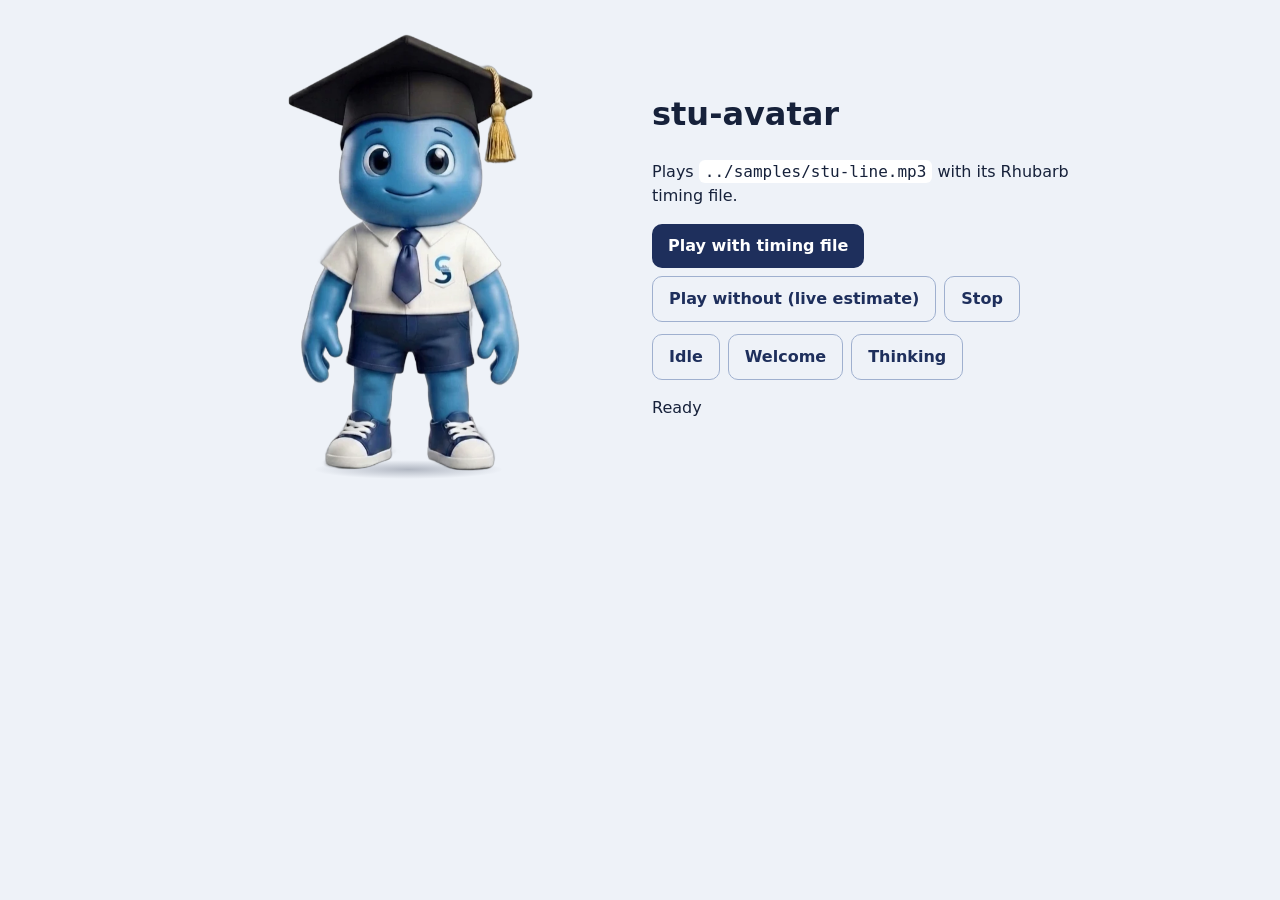
<file: stu-avatar-kit/stu-avatar-kit/frontend/demo.html>
<!doctype html>
<html lang="en">
<head>
<meta charset="utf-8">
<meta name="viewport" content="width=device-width, initial-scale=1">
<title>stu-avatar demo</title>
<style>
  body{margin:0;font:16px/1.5 system-ui,sans-serif;background:#eef2f8;color:#16213a;padding:24px 16px}
  .wrap{max-width:900px;margin:0 auto;display:grid;grid-template-columns:minmax(0,1fr) minmax(0,1fr);gap:24px;align-items:center}
  @media (max-width:700px){.wrap{grid-template-columns:1fr}}
  stu-avatar{max-width:420px;margin:0 auto}
  button{font:inherit;font-weight:700;padding:10px 16px;border-radius:10px;border:0;background:#1e2f5c;color:#fff;cursor:pointer}
  .row{display:flex;gap:8px;flex-wrap:wrap;margin-top:12px}
  .row button.alt{background:transparent;color:#1e2f5c;border:1px solid #9fb0cf}
  code{background:#fff;padding:2px 6px;border-radius:6px}
</style>
</head>
<body>
<div class="wrap">
  <stu-avatar id="stu"></stu-avatar>
  <div>
    <h1>stu-avatar</h1>
    <p>Plays <code>../samples/stu-line.mp3</code> with its Rhubarb timing file.</p>
    <div class="row">
      <button id="play">Play with timing file</button>
      <button id="live" class="alt">Play without (live estimate)</button>
      <button id="stop" class="alt">Stop</button>
    </div>
    <div class="row">
      <button class="alt" data-pose="idle">Idle</button>
      <button class="alt" data-pose="open">Welcome</button>
      <button class="alt" data-pose="think">Thinking</button>
    </div>
    <p id="status">Ready</p>
  </div>
</div>
<script type="module">
  import './stu-avatar/stu-avatar.js';
  const stu = document.getElementById('stu');
  const status = document.getElementById('status');
  stu.addEventListener('speakstart', () => status.textContent = 'Speaking');
  stu.addEventListener('speakend', e => status.textContent = e.detail.interrupted ? 'Stopped' : 'Done');
  document.getElementById('play').onclick = () => {
    stu.unlock();
    stu.speak({ audio: '../samples/stu-line.mp3', cues: '../samples/stu-line.cues.json' });
  };
  document.getElementById('live').onclick = () => { stu.unlock(); stu.speak({ audio: '../samples/stu-line.mp3' }); };
  document.getElementById('stop').onclick = () => stu.stop();
  document.querySelectorAll('[data-pose]').forEach(b => b.onclick = () => stu.setPose(b.dataset.pose));
</script>
</body>
</html>
</file>
